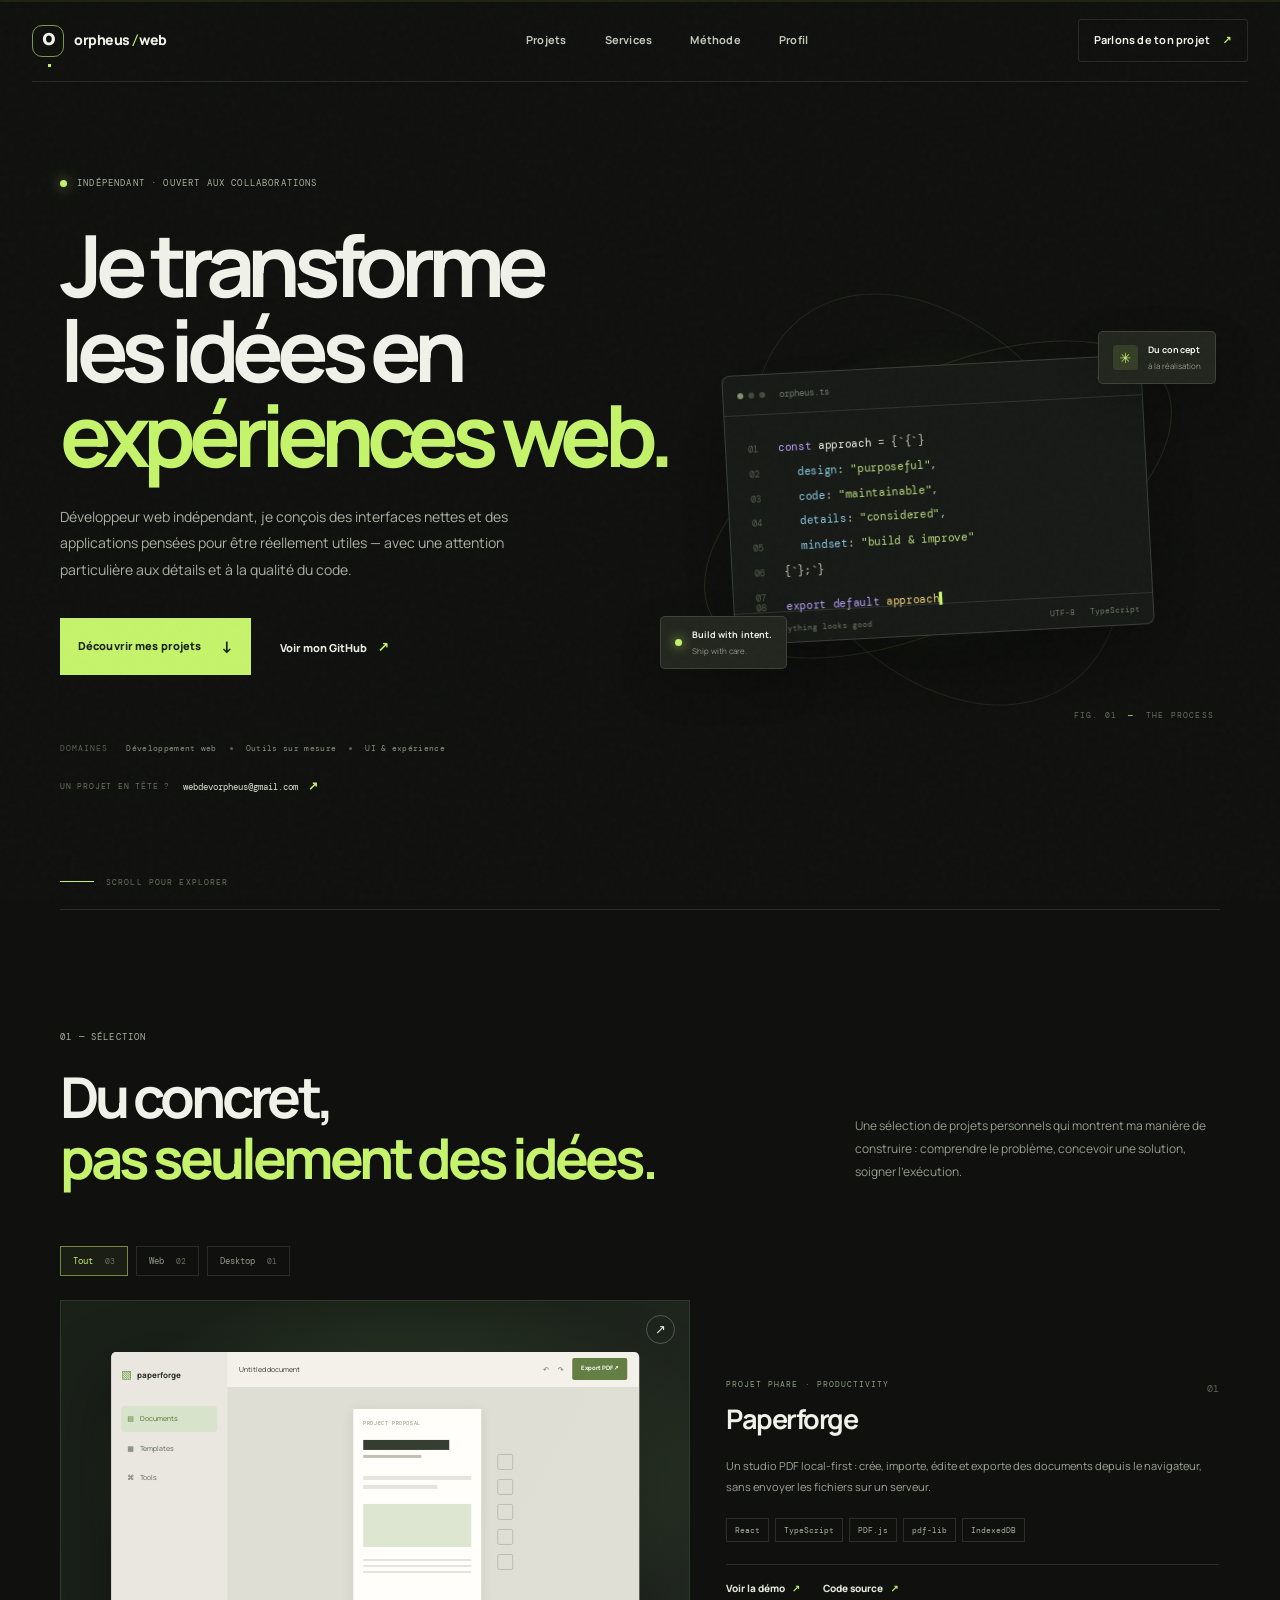
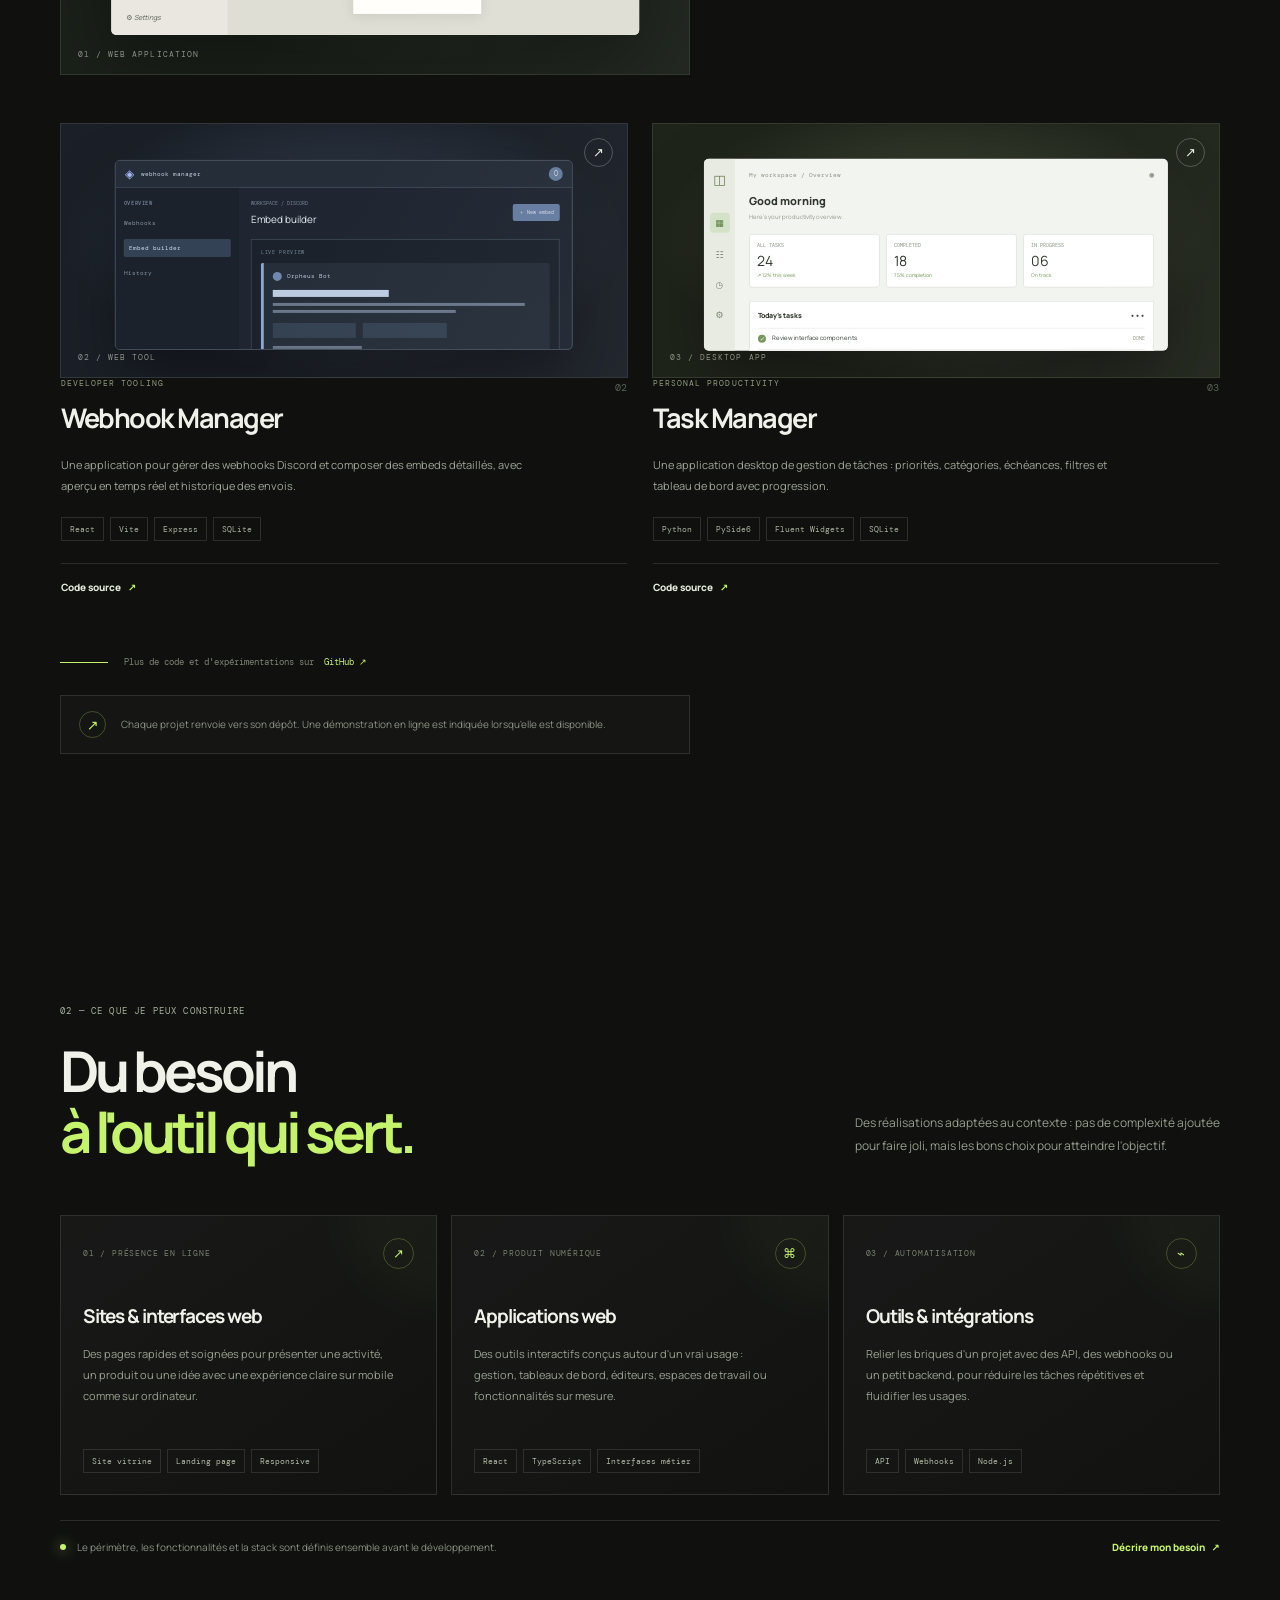
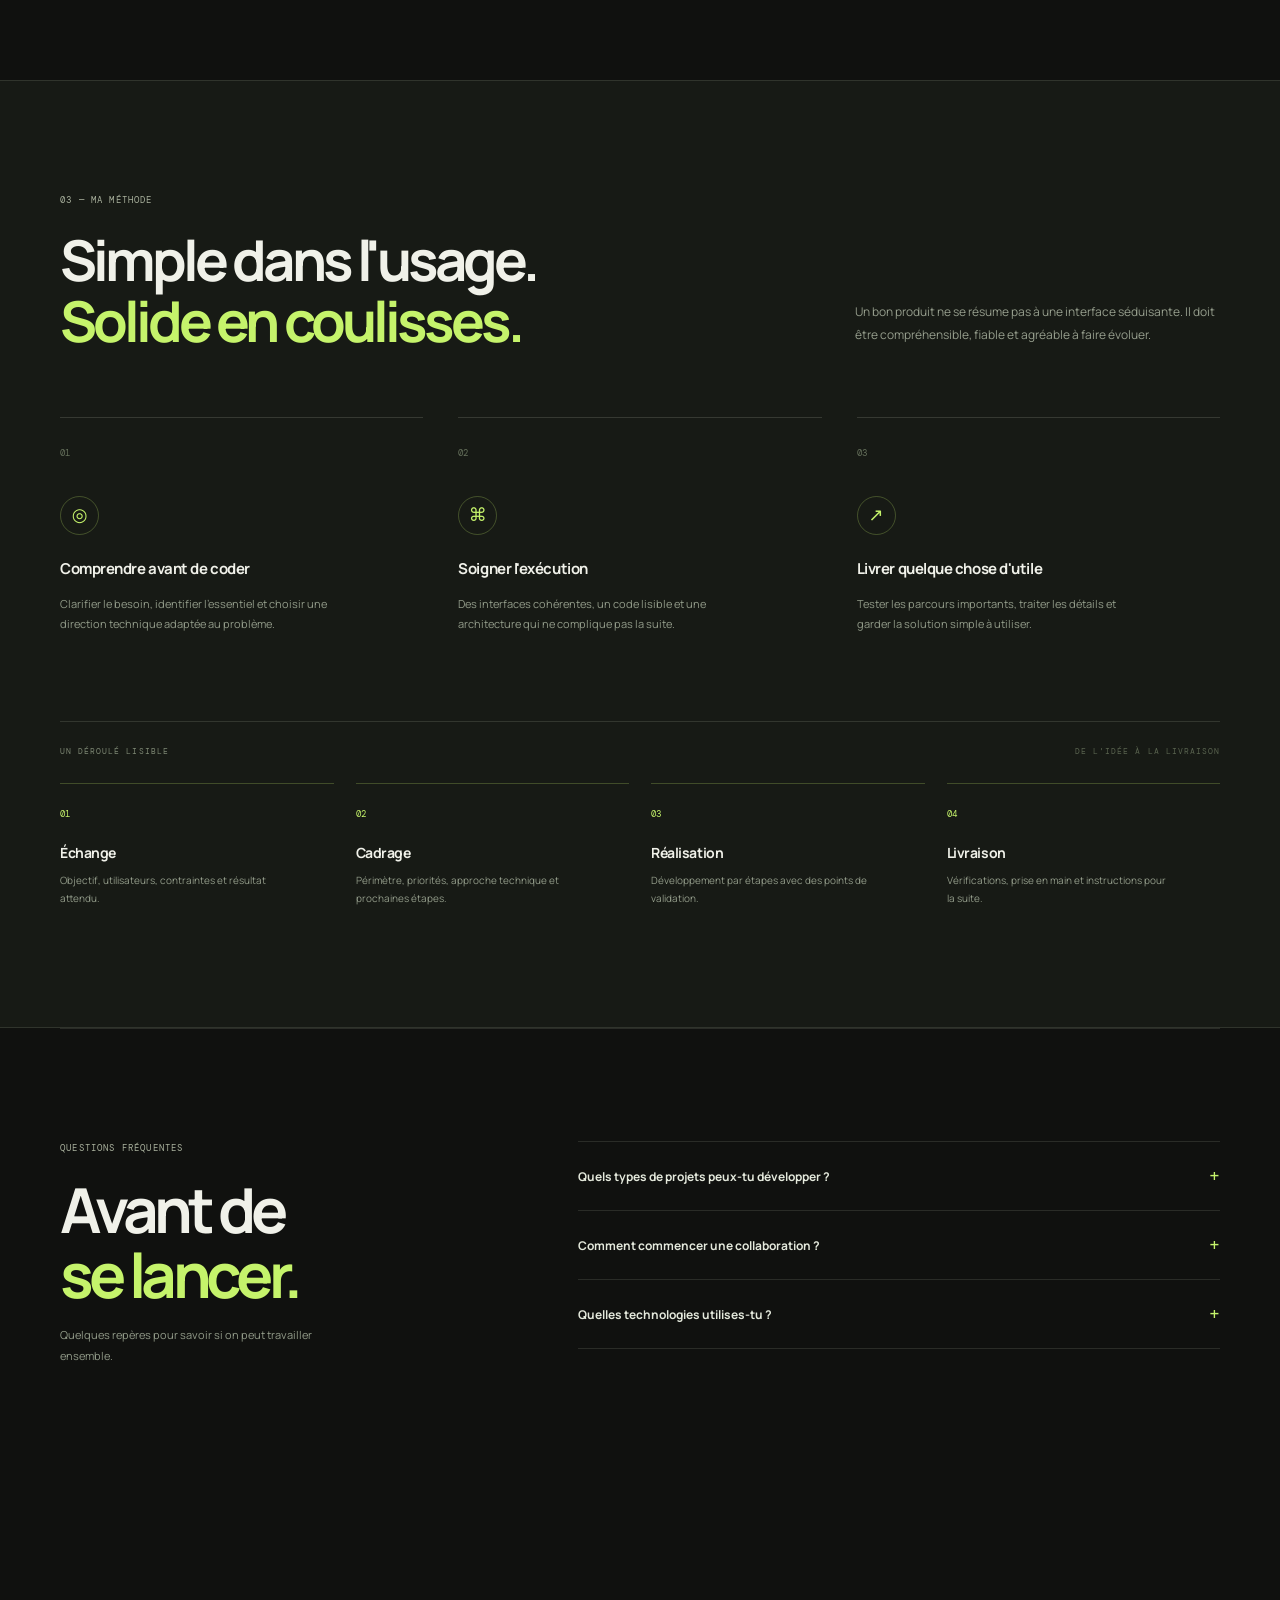
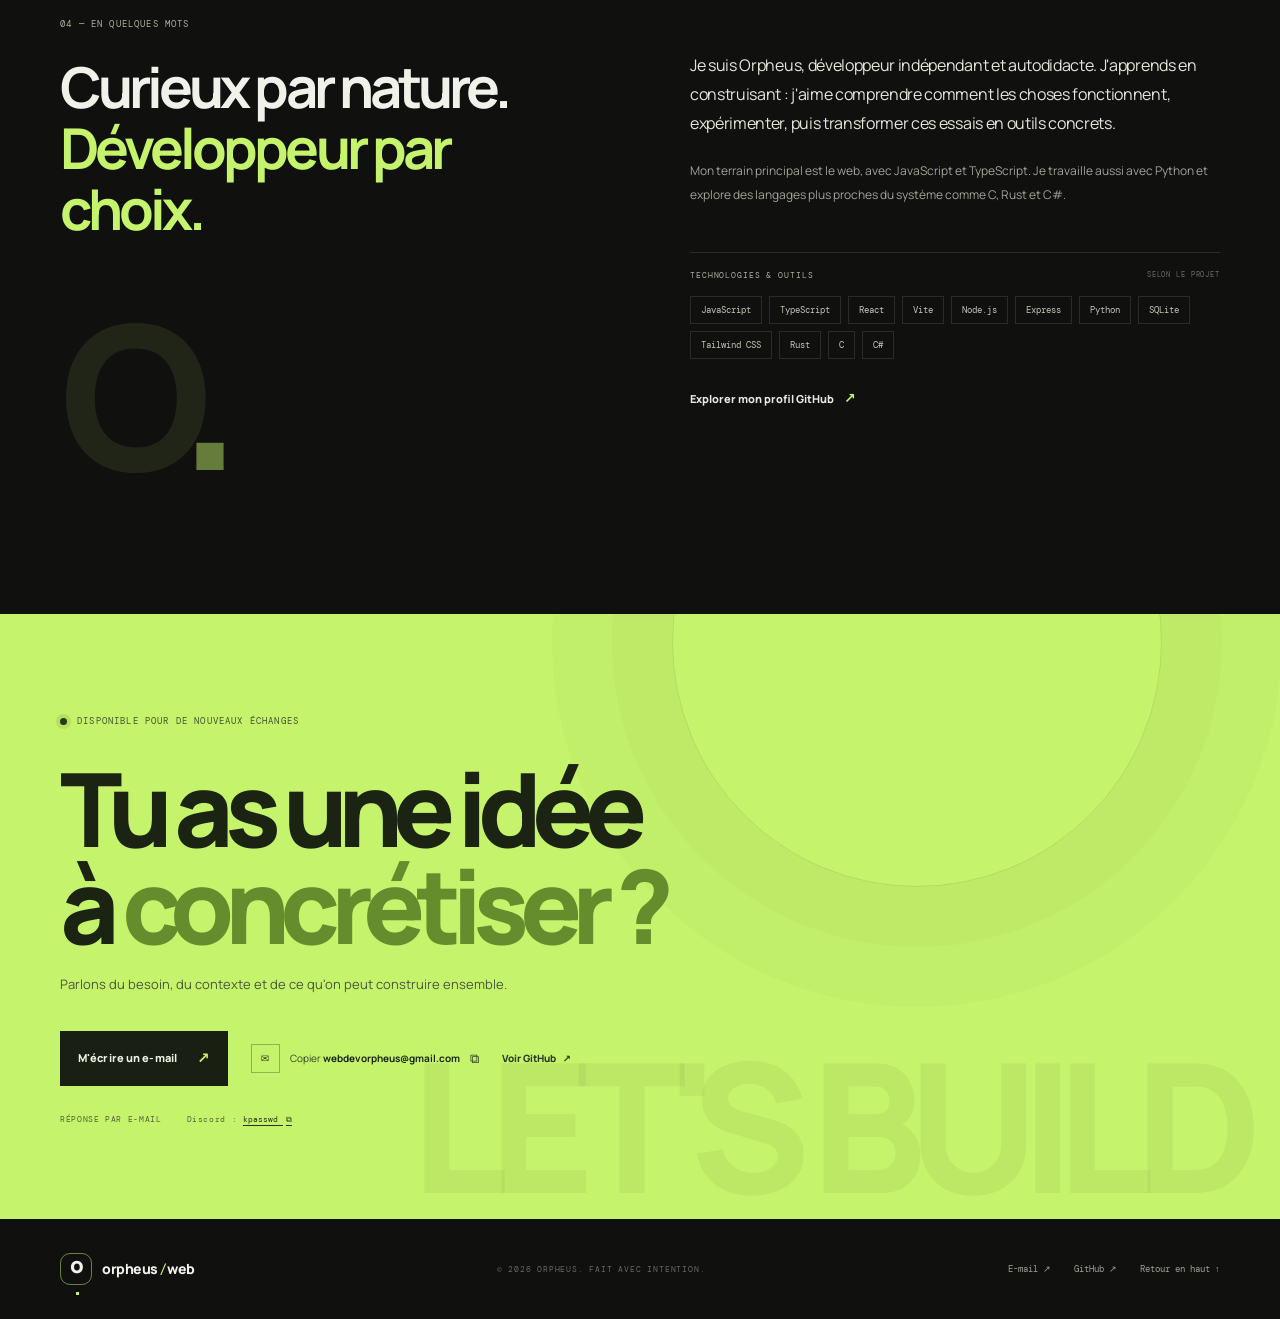
<file: public/index.html>
<!doctype html>
<html lang="fr">
<head>
  <meta charset="utf-8" />
  <meta name="viewport" content="width=device-width, initial-scale=1" />
  <meta name="theme-color" content="#10110f" />
  <meta name="description" content="Orpheus — développeur web indépendant. Je conçois des applications web, des interfaces soignées et des outils utiles, du concept à la mise en production." />
  <meta name="author" content="Orpheus" />
  <meta name="robots" content="index, follow" />
  <link rel="canonical" href="https://awashalt3-ux.github.io/portfolio/" />
  <meta property="og:type" content="website" />
  <meta property="og:locale" content="fr_FR" />
  <meta property="og:site_name" content="Orpheus / Web" />
  <meta property="og:url" content="https://awashalt3-ux.github.io/portfolio/" />
  <meta property="og:title" content="Orpheus — Développeur web indépendant" />
  <meta property="og:description" content="Des idées claires. Du code solide. Des expériences web utiles." />
  <meta property="og:image" content="https://awashalt3-ux.github.io/portfolio/assets/og-cover.png" />
  <meta property="og:image:type" content="image/png" />
  <meta property="og:image:width" content="1200" />
  <meta property="og:image:height" content="630" />
  <meta property="og:image:alt" content="Orpheus — Je transforme les idées en expériences web." />
  <meta name="twitter:card" content="summary_large_image" />
  <meta name="twitter:title" content="Orpheus — Développeur web indépendant" />
  <meta name="twitter:description" content="Des idées claires. Du code solide. Des expériences web utiles." />
  <meta name="twitter:image" content="https://awashalt3-ux.github.io/portfolio/assets/og-cover.png" />
  <title>Orpheus — Développeur web indépendant</title>
  <link rel="icon" type="image/svg+xml" href="assets/favicon.svg" />
  <link rel="apple-touch-icon" href="assets/apple-touch-icon.png" />
  <link rel="manifest" href="site.webmanifest" />
  <link rel="preconnect" href="https://fonts.googleapis.com" />
  <link rel="preconnect" href="https://fonts.gstatic.com" crossorigin />
  <link href="https://fonts.googleapis.com/css2?family=DM+Mono:wght@400;500&amp;family=Manrope:wght@400;500;600;700;800&amp;display=swap" rel="stylesheet" />
  <link rel="stylesheet" href="styles.css" />
  <script defer src="script.js"></script>
  <script type="application/ld+json">
    {
      "@context": "https://schema.org",
      "@type": "Person",
      "name": "Orpheus",
      "jobTitle": "Développeur web indépendant",
      "url": "https://awashalt3-ux.github.io/portfolio/",
      "email": "mailto:webdevorpheus@gmail.com",
      "sameAs": ["https://github.com/awashalt3-ux"],
      "knowsAbout": ["Développement web", "JavaScript", "TypeScript", "React", "Node.js", "Python", "UI design"]
    }
  </script>
</head>
<body>
  <a class="skip-link" href="#contenu">Aller au contenu</a>
  <div class="scroll-progress" aria-hidden="true"><span></span></div>
  <div class="site-shell">
    <header class="topbar">
      <a class="brand" href="#top">
        <span class="brand-mark">o<span>.</span></span>
        <span class="brand-name">orpheus<span class="brand-slash">/</span>web</span>
      </a>
      <nav class="desktop-nav" aria-label="Navigation principale">
        <a href="#projets">Projets</a>
        <a href="#services">Services</a>
        <a href="#approche">Méthode</a>
        <a href="#profil">Profil</a>
      </nav>
      <a class="nav-cta" href="#contact">Parlons de ton projet <span aria-hidden="true">↗</span></a>
      <button class="menu-toggle" type="button" aria-label="Ouvrir le menu" aria-expanded="false" aria-controls="mobile-menu">
        <span></span><span></span>
      </button>
    </header>
    <nav id="mobile-menu" class="mobile-menu" aria-label="Navigation mobile" hidden>
      <a href="#projets">Projets <span>01</span></a>
      <a href="#services">Services <span>02</span></a>
      <a href="#approche">Méthode <span>03</span></a>
      <a href="#profil">Profil <span>04</span></a>
      <a href="#faq">FAQ <span>05</span></a>
      <a href="#contact">Contact <span>↗</span></a>
    </nav>

    <main id="contenu" tabindex="-1">
      <section class="hero section-wrap" id="top">
        <div class="hero-copy">
          <div class="eyebrow"><span class="status-dot"></span> INDÉPENDANT · OUVERT AUX COLLABORATIONS</div>
          <h1>Je transforme<br />les idées en<br /><em>expériences web.</em></h1>
          <p class="hero-lede">Développeur web indépendant, je conçois des interfaces nettes et des applications pensées pour être réellement utiles — avec une attention particulière aux détails et à la qualité du code.</p>
          <div class="hero-actions">
            <a class="button button-primary" href="#projets">Découvrir mes projets <span aria-hidden="true">↓</span></a>
            <a class="text-link" href="https://github.com/awashalt3-ux" target="_blank" rel="noreferrer">Voir mon GitHub <span aria-hidden="true">↗</span></a>
          </div>
          <div class="hero-meta">
            <span class="meta-label">DOMAINES</span>
            <span>Développement web</span><i></i><span>Outils sur mesure</span><i></i><span>UI &amp; expérience</span>
          </div>
          <div class="hero-contact-note"><span>UN PROJET EN TÊTE ?</span><a href="mailto:webdevorpheus@gmail.com">webdevorpheus@gmail.com <b aria-hidden="true">↗</b></a></div>
        </div>

        <div class="hero-visual" role="img" aria-label="Aperçu graphique d'un environnement de développement">
          <div class="visual-orbit orbit-one"></div>
          <div class="visual-orbit orbit-two"></div>
          <div class="visual-glow"></div>
          <div class="code-window">
            <div class="window-bar">
              <div class="window-dots"><b></b><b></b><b></b></div>
              <span>orpheus.ts</span>
              <span class="window-state">● LIVE</span>
            </div>
            <div class="code-content" aria-hidden="true">
              <div><span class="line-no">01</span><span class="token-purple">const</span> <span class="token-white">approach</span> = {`{`}</div>
              <div><span class="line-no">02</span><span class="indent"></span><span class="token-blue">design</span>: <span class="token-green">"purposeful"</span>,</div>
              <div><span class="line-no">03</span><span class="indent"></span><span class="token-blue">code</span>: <span class="token-green">"maintainable"</span>,</div>
              <div><span class="line-no">04</span><span class="indent"></span><span class="token-blue">details</span>: <span class="token-green">"considered"</span>,</div>
              <div><span class="line-no">05</span><span class="indent"></span><span class="token-blue">mindset</span>: <span class="token-green">"build &amp; improve"</span></div>
              <div><span class="line-no">06</span>{`};`}</div>
              <div class="code-gap"><span class="line-no">07</span></div>
              <div><span class="line-no">08</span><span class="token-purple">export default</span> <span class="token-yellow">approach</span><span class="cursor">▍</span></div>
            </div>
            <div class="window-footer"><span><b class="footer-check">✓</b> Everything looks good</span><span>UTF-8&nbsp;&nbsp; TypeScript</span></div>
          </div>
          <div class="floating-card card-top"><span class="mini-icon">✳</span><span><b>Du concept</b><small>à la réalisation</small></span></div>
          <div class="floating-card card-bottom"><span class="mini-pulse"></span><span><b>Build with intent.</b><small>Ship with care.</small></span></div>
          <div class="visual-index" aria-hidden="true">FIG. 01 <span>—</span> THE PROCESS</div>
        </div>
        <a class="scroll-cue" href="#projets"><span class="scroll-line"></span> SCROLL POUR EXPLORER</a>
      </section>

      <section class="project-section section-wrap" id="projets">
        <div class="section-heading">
          <div><div class="eyebrow section-kicker">01 — SÉLECTION</div><h2>Du concret,<br /><em>pas seulement des idées.</em></h2></div>
          <p>Une sélection de projets personnels qui montrent ma manière de construire : comprendre le problème, concevoir une solution, soigner l'exécution.</p>
        </div>
        <div class="project-filters" role="group" aria-label="Filtrer les projets">
          <button class="filter-button is-active" data-filter="all" type="button" aria-pressed="true">Tout <span>03</span></button>
          <button class="filter-button" data-filter="web" type="button" aria-pressed="false">Web <span>02</span></button>
          <button class="filter-button" data-filter="desktop" type="button" aria-pressed="false">Desktop <span>01</span></button>
        </div>

        <div class="project-grid">
          <article class="project-card project-featured" data-category="web">
            <a class="project-visual paperforge-visual" href="https://paperforge.wasmer.app/" target="_blank" rel="noreferrer" aria-label="Ouvrir la démonstration de Paperforge">
              <div class="mock-app paperforge-app">
                <div class="mock-sidebar"><div class="mock-logo"><span>▧</span> paperforge</div><div class="mock-side-item active">▤ <i>Documents</i></div><div class="mock-side-item">▦ <i>Templates</i></div><div class="mock-side-item">⌘ <i>Tools</i></div><div class="mock-side-bottom">⚙ <i>Settings</i></div></div>
                <div class="paperforge-workspace"><div class="mock-toolbar"><span>Untitled document</span><div><b>↶</b><b>↷</b><strong>Export PDF ↗</strong></div></div><div class="paper-stage"><div class="paper-page"><div class="paper-label">PROJECT PROPOSAL</div><div class="paper-title"></div><div class="paper-subtitle"></div><div class="paper-block"></div><div class="paper-block short"></div><div class="paper-shape"></div><div class="paper-lines"></div></div><div class="paper-tools"><b></b><b></b><b></b><b></b><b></b></div></div></div>
              </div>
              <span class="visual-tag">01 / WEB APPLICATION</span><span class="visual-open">↗</span>
            </a>
            <div class="project-info">
              <div class="project-title-row"><div><div class="project-type">PROJET PHARE · PRODUCTIVITY</div><h3>Paperforge</h3></div><span class="project-number">01</span></div>
              <p>Un studio PDF local-first : crée, importe, édite et exporte des documents depuis le navigateur, sans envoyer les fichiers sur un serveur.</p>
              <div class="project-tags"><span>React</span><span>TypeScript</span><span>PDF.js</span><span>pdf-lib</span><span>IndexedDB</span></div>
              <div class="project-links"><a href="https://paperforge.wasmer.app/" target="_blank" rel="noreferrer">Voir la démo <span>↗</span></a><a href="https://github.com/awashalt3-ux/paperforge" target="_blank" rel="noreferrer">Code source <span>↗</span></a></div>
            </div>
          </article>

          <article class="project-card" data-category="web">
            <a class="project-visual webhook-visual" href="https://github.com/awashalt3-ux/webhook-manager" target="_blank" rel="noreferrer" aria-label="Voir le code source de Webhook Manager">
              <div class="webhook-app">
                <div class="webhook-top"><span class="discord-mark">◈</span><span>webhook manager</span><span class="webhook-avatar">O</span></div>
                <div class="webhook-body"><div class="webhook-nav"><b>OVERVIEW</b><span>Webhooks</span><span>Embed builder</span><span>History</span></div><div class="webhook-main"><div class="webhook-heading"><div><small>WORKSPACE / DISCORD</small><b>Embed builder</b></div><span>＋ New embed</span></div><div class="embed-preview"><div class="embed-label">LIVE PREVIEW</div><div class="embed-card"><div class="embed-accent"></div><div><div class="embed-author"><i></i> Orpheus Bot</div><div class="embed-title"></div><div class="embed-copy"></div><div class="embed-copy tiny"></div><div class="embed-field-row"><i></i><i></i></div><div class="embed-footer"></div></div></div></div></div></div>
              </div>
              <span class="visual-tag">02 / WEB TOOL</span><span class="visual-open">↗</span>
            </a>
            <div class="project-info">
              <div class="project-title-row"><div><div class="project-type">DEVELOPER TOOLING</div><h3>Webhook Manager</h3></div><span class="project-number">02</span></div>
              <p>Une application pour gérer des webhooks Discord et composer des embeds détaillés, avec aperçu en temps réel et historique des envois.</p>
              <div class="project-tags"><span>React</span><span>Vite</span><span>Express</span><span>SQLite</span></div>
              <div class="project-links"><a href="https://github.com/awashalt3-ux/webhook-manager" target="_blank" rel="noreferrer">Code source <span>↗</span></a></div>
            </div>
          </article>

          <article class="project-card" data-category="desktop">
            <a class="project-visual task-visual" href="https://github.com/awashalt3-ux/task-manager" target="_blank" rel="noreferrer" aria-label="Voir le code source de Task Manager">
              <div class="task-app"><div class="task-sidebar"><div class="task-symbol">◫</div><div class="task-side-active">▦</div><div>☷</div><div>◷</div><div>⚙</div></div><div class="task-content"><div class="task-top"><span>My workspace / Overview</span><b>◉</b></div><div class="task-welcome">Good morning<span>Here's your productivity overview.</span></div><div class="task-stats"><div><small>ALL TASKS</small><b>24</b><i>↗ 12% this week</i></div><div><small>COMPLETED</small><b>18</b><i>75% completion</i></div><div><small>IN PROGRESS</small><b>06</b><i>On track</i></div></div><div class="task-list"><div class="task-list-head">Today's tasks <span>•••</span></div><div><i class="task-done">✓</i><span>Review interface components</span><small>DONE</small></div><div><i></i><span>Prepare project structure</span><small>IN PROGRESS</small></div><div><i></i><span>Update documentation</span><small>UP NEXT</small></div></div></div></div>
              <span class="visual-tag">03 / DESKTOP APP</span><span class="visual-open">↗</span>
            </a>
            <div class="project-info">
              <div class="project-title-row"><div><div class="project-type">PERSONAL PRODUCTIVITY</div><h3>Task Manager</h3></div><span class="project-number">03</span></div>
              <p>Une application desktop de gestion de tâches : priorités, catégories, échéances, filtres et tableau de bord avec progression.</p>
              <div class="project-tags"><span>Python</span><span>PySide6</span><span>Fluent Widgets</span><span>SQLite</span></div>
              <div class="project-links"><a href="https://github.com/awashalt3-ux/task-manager" target="_blank" rel="noreferrer">Code source <span>↗</span></a></div>
            </div>
          </article>
        </div>
        <div class="all-projects-note"><span class="note-line"></span><span>Plus de code et d'expérimentations sur <a href="https://github.com/awashalt3-ux" target="_blank" rel="noreferrer">GitHub ↗</a></span></div>
        <div class="project-transparency"><span class="transparency-mark">↗</span><p>Chaque projet renvoie vers son dépôt. Une démonstration en ligne est indiquée lorsqu'elle est disponible.</p></div>
      </section>

      <section class="services-section section-wrap" id="services">
        <div class="section-heading services-heading">
          <div><div class="eyebrow section-kicker">02 — CE QUE JE PEUX CONSTRUIRE</div><h2>Du besoin<br /><em>à l'outil qui sert.</em></h2></div>
          <p>Des réalisations adaptées au contexte : pas de complexité ajoutée pour faire joli, mais les bons choix pour atteindre l'objectif.</p>
        </div>
        <div class="services-grid">
          <article class="service-card" data-reveal>
            <div class="service-topline"><span>01 / PRÉSENCE EN LIGNE</span><span class="service-symbol">↗</span></div>
            <h3>Sites &amp; interfaces web</h3>
            <p>Des pages rapides et soignées pour présenter une activité, un produit ou une idée avec une expérience claire sur mobile comme sur ordinateur.</p>
            <div class="service-deliverables"><span>Site vitrine</span><span>Landing page</span><span>Responsive</span></div>
          </article>
          <article class="service-card" data-reveal>
            <div class="service-topline"><span>02 / PRODUIT NUMÉRIQUE</span><span class="service-symbol">⌘</span></div>
            <h3>Applications web</h3>
            <p>Des outils interactifs conçus autour d'un vrai usage : gestion, tableaux de bord, éditeurs, espaces de travail ou fonctionnalités sur mesure.</p>
            <div class="service-deliverables"><span>React</span><span>TypeScript</span><span>Interfaces métier</span></div>
          </article>
          <article class="service-card" data-reveal>
            <div class="service-topline"><span>03 / AUTOMATISATION</span><span class="service-symbol">⌁</span></div>
            <h3>Outils &amp; intégrations</h3>
            <p>Relier les briques d'un projet avec des API, des webhooks ou un petit backend, pour réduire les tâches répétitives et fluidifier les usages.</p>
            <div class="service-deliverables"><span>API</span><span>Webhooks</span><span>Node.js</span></div>
          </article>
        </div>
        <div class="service-footnote"><span class="status-dot"></span><p>Le périmètre, les fonctionnalités et la stack sont définis ensemble avant le développement.</p><a href="#contact">Décrire mon besoin <span aria-hidden="true">↗</span></a></div>
      </section>

      <section class="approach-section" id="approche">
        <div class="section-wrap approach-inner">
          <div class="section-heading approach-heading">
            <div><div class="eyebrow section-kicker">03 — MA MÉTHODE</div><h2>Simple dans l'usage.<br /><em>Solide en coulisses.</em></h2></div>
            <p>Un bon produit ne se résume pas à une interface séduisante. Il doit être compréhensible, fiable et agréable à faire évoluer.</p>
          </div>
          <div class="principles-grid">
            <article class="principle" data-reveal><span class="principle-index">01</span><div class="principle-icon icon-focus">◎</div><h3>Comprendre avant de coder</h3><p>Clarifier le besoin, identifier l'essentiel et choisir une direction technique adaptée au problème.</p></article>
            <article class="principle" data-reveal><span class="principle-index">02</span><div class="principle-icon icon-craft">⌘</div><h3>Soigner l'exécution</h3><p>Des interfaces cohérentes, un code lisible et une architecture qui ne complique pas la suite.</p></article>
            <article class="principle" data-reveal><span class="principle-index">03</span><div class="principle-icon icon-ship">↗</div><h3>Livrer quelque chose d'utile</h3><p>Tester les parcours importants, traiter les détails et garder la solution simple à utiliser.</p></article>
          </div>
          <div class="workflow-block">
            <div class="workflow-heading"><span>UN DÉROULÉ LISIBLE</span><span>DE L'IDÉE À LA LIVRAISON</span></div>
            <div class="workflow-grid">
              <article class="workflow-step" data-reveal><span>01</span><h3>Échange</h3><p>Objectif, utilisateurs, contraintes et résultat attendu.</p></article>
              <article class="workflow-step" data-reveal><span>02</span><h3>Cadrage</h3><p>Périmètre, priorités, approche technique et prochaines étapes.</p></article>
              <article class="workflow-step" data-reveal><span>03</span><h3>Réalisation</h3><p>Développement par étapes avec des points de validation.</p></article>
              <article class="workflow-step" data-reveal><span>04</span><h3>Livraison</h3><p>Vérifications, prise en main et instructions pour la suite.</p></article>
            </div>
          </div>
        </div>
      </section>

      <section class="faq-section section-wrap" id="faq">
        <div class="faq-intro"><div class="eyebrow section-kicker">QUESTIONS FRÉQUENTES</div><h2>Avant de<br /><em>se lancer.</em></h2><p>Quelques repères pour savoir si on peut travailler ensemble.</p></div>
        <div class="faq-list">
          <details class="faq-item"><summary>Quels types de projets peux-tu développer ?<span aria-hidden="true">+</span></summary><p>Principalement des sites vitrines, des landing pages et des applications web sur mesure. Je peux également travailler sur des outils internes, des intégrations API et des webhooks, selon le besoin.</p></details>
          <details class="faq-item"><summary>Comment commencer une collaboration ?<span aria-hidden="true">+</span></summary><p>Envoie-moi un e-mail avec ton idée, le problème à résoudre, les fonctionnalités envisagées et, si tu en as un, ton délai. On pourra clarifier le périmètre et déterminer la prochaine étape.</p></details>
          <details class="faq-item"><summary>Quelles technologies utilises-tu ?<span aria-hidden="true">+</span></summary><p>Le choix dépend du projet. Mon axe web s'appuie notamment sur JavaScript, TypeScript, React, Node.js et Express. Je privilégie une stack adaptée plutôt qu'une technologie choisie par effet de mode.</p></details>
        </div>
      </section>

      <section class="profile-section section-wrap" id="profil">
        <div class="profile-left"><div class="eyebrow section-kicker">04 — EN QUELQUES MOTS</div><h2>Curieux par nature.<br /><em>Développeur par choix.</em></h2><div class="profile-mark">O<span>.</span></div></div>
        <div class="profile-right"><p class="profile-lede">Je suis Orpheus, développeur indépendant et autodidacte. J'apprends en construisant : j'aime comprendre comment les choses fonctionnent, expérimenter, puis transformer ces essais en outils concrets.</p><p>Mon terrain principal est le web, avec JavaScript et TypeScript. Je travaille aussi avec Python et explore des langages plus proches du système comme C, Rust et C#.</p>
          <div class="stack-block"><div class="stack-heading">TECHNOLOGIES &amp; OUTILS <span>SELON LE PROJET</span></div><div class="stack-list"><span>JavaScript</span><span>TypeScript</span><span>React</span><span>Vite</span><span>Node.js</span><span>Express</span><span>Python</span><span>SQLite</span><span>Tailwind CSS</span><span>Rust</span><span>C</span><span>C#</span></div></div>
          <a class="text-link profile-link" href="https://github.com/awashalt3-ux" target="_blank" rel="noreferrer">Explorer mon profil GitHub <span>↗</span></a>
        </div>
      </section>

      <section class="contact-section" id="contact">
        <div class="section-wrap contact-inner">
          <div class="eyebrow"><span class="status-dot"></span> DISPONIBLE POUR DE NOUVEAUX ÉCHANGES</div>
          <h2>Tu as une idée<br />à <em>concrétiser ?</em></h2>
          <p>Parlons du besoin, du contexte et de ce qu'on peut construire ensemble.</p>
          <div class="contact-actions">
            <a class="button button-light" href="mailto:webdevorpheus@gmail.com?subject=Projet%20web%20-%20prise%20de%20contact">M'écrire un e-mail <span>↗</span></a>
            <button class="copy-contact" type="button" data-copy="webdevorpheus@gmail.com" data-copy-label="Adresse e-mail"><span class="copy-icon">✉</span><span class="copy-label">Copier <b>webdevorpheus@gmail.com</b></span><span class="copy-arrow">⧉</span></button>
            <a class="contact-secondary" href="https://github.com/awashalt3-ux" target="_blank" rel="noreferrer">Voir GitHub <span aria-hidden="true">↗</span></a>
          </div>
          <div class="contact-detail"><span>RÉPONSE PAR E-MAIL</span><span>Discord : <button class="inline-copy" type="button" data-copy="kpasswd" data-copy-label="Identifiant Discord">kpasswd <span aria-hidden="true">⧉</span></button></span></div>
          <div class="contact-orbit orbit-contact"></div>
          <div class="contact-watermark" aria-hidden="true">LET'S BUILD</div>
        </div>
      </section>
    </main>

    <footer class="footer section-wrap">
      <a class="brand footer-brand" href="#top"><span class="brand-mark">o<span>.</span></span><span class="brand-name">orpheus<span class="brand-slash">/</span>web</span></a>
      <span class="footer-copy">© <span id="year">2026</span> ORPHEUS. FAIT AVEC INTENTION.</span>
      <div class="footer-links"><a href="mailto:webdevorpheus@gmail.com">E-mail ↗</a><a href="https://github.com/awashalt3-ux" target="_blank" rel="noreferrer">GitHub ↗</a><a href="#top">Retour en haut ↑</a></div>
    </footer>
  </div>
  <div class="toast" role="status" aria-live="polite"></div>
</body>
</html>
</file>
<file: public/styles.css>
:root{--bg:#10110f;--bg-soft:#151713;--panel:#1b1e19;--text:#f0f1e9;--muted:#a2a99a;--dim:#697064;--line:rgba(226,235,211,.12);--accent:#c5f36b;--accent-dark:#8ab43a;--ink:#171a13;--font:'Manrope',Inter,ui-sans-serif,system-ui,-apple-system,BlinkMacSystemFont,'Segoe UI',sans-serif;--mono:'DM Mono',ui-monospace,SFMono-Regular,monospace}*{box-sizing:border-box}html{scroll-behavior:smooth;scroll-padding-top:96px}body{margin:0;background:var(--bg);color:var(--text);font-family:var(--font);font-size:14px;line-height:1.65;-webkit-font-smoothing:antialiased}body:before{content:"";position:fixed;inset:0;pointer-events:none;z-index:10;opacity:.12;background-image:url("data:image/svg+xml,%3Csvg viewBox='0 0 180 180' xmlns='http://www.w3.org/2000/svg'%3E%3Cfilter id='n'%3E%3CfeTurbulence type='fractalNoise' baseFrequency='.9' numOctaves='3' stitchTiles='stitch'/%3E%3C/filter%3E%3Crect width='100%25' height='100%25' filter='url(%23n)' opacity='.15'/%3E%3C/svg%3E")}a{color:inherit;text-decoration:none}button{font:inherit}.site-shell{overflow:hidden}.section-wrap{width:min(1160px,calc(100% - 64px));margin:0 auto}.topbar{height:82px;width:min(1280px,calc(100% - 64px));margin:auto;display:flex;align-items:center;justify-content:space-between;border-bottom:1px solid var(--line);position:relative;z-index:20}.brand{display:inline-flex;align-items:center;gap:10px}.brand-mark{width:32px;height:32px;border:1px solid rgba(197,243,107,.6);border-radius:10px;display:grid;place-items:center;color:var(--text);font-weight:800;font-size:22px;line-height:1;letter-spacing:-2px}.brand-mark span,.brand-slash{color:var(--accent)}.brand-name{font-weight:800;font-size:14px;letter-spacing:-.5px}.brand-slash{font-family:var(--mono);font-weight:400;margin:0 1px}.desktop-nav{display:flex;gap:38px;margin-left:90px}.desktop-nav a,.nav-cta{font-size:11px;font-weight:700;letter-spacing:.02em;color:#c3c9ba;transition:color .2s}.desktop-nav a:hover,.nav-cta:hover{color:var(--accent)}.nav-cta{border:1px solid var(--line);padding:11px 15px;border-radius:3px;color:var(--text)}.nav-cta span{color:var(--accent);margin-left:10px}.menu-toggle,.mobile-menu{display:none}.hero{min-height:690px;padding:94px 0 85px;display:grid;grid-template-columns:1fr .9fr;align-items:center;position:relative}.hero-copy{position:relative;z-index:2;padding-bottom:30px}.eyebrow{font-family:var(--mono);font-size:9px;letter-spacing:.13em;color:#a9b19d;font-weight:400;display:flex;align-items:center;gap:10px}.status-dot{width:7px;height:7px;border-radius:50%;background:var(--accent);box-shadow:0 0 13px rgba(197,243,107,.7);display:inline-block}.hero h1{font-size:clamp(56px,6.7vw,88px);line-height:.99;letter-spacing:-.085em;margin:32px 0 26px;font-weight:700}.hero h1 em,.section-heading h2 em,.profile-left h2 em,.contact-inner h2 em{font-style:normal;color:var(--accent)}.hero-lede{font-size:14px;line-height:1.9;color:#aab0a3;max-width:495px;margin:0}.hero-actions{display:flex;align-items:center;gap:29px;margin-top:35px}.button{display:inline-flex;align-items:center;gap:20px;padding:15px 18px;font-size:11px;font-weight:800;letter-spacing:.01em;transition:transform .2s,background .2s}.button:hover{transform:translateY(-3px)}.button-primary{background:var(--accent);color:#192012}.button-primary span{font-size:16px}.text-link{font-size:11px;font-weight:800;color:#e7eadf}.text-link span{color:var(--accent);margin-left:8px;font-size:14px}.text-link:hover{color:var(--accent)}.hero-meta{display:flex;align-items:center;gap:13px;margin-top:67px;color:#899182;font-family:var(--mono);font-size:8px;letter-spacing:.04em}.hero-meta .meta-label{color:#596151;font-size:8px;letter-spacing:.13em;margin-right:5px}.hero-meta i{width:3px;height:3px;border-radius:50%;background:#596151}.hero-visual{height:475px;position:relative;display:grid;place-items:center;margin-left:-15px}.visual-glow{position:absolute;width:340px;height:340px;border-radius:50%;background:radial-gradient(circle,rgba(154,202,76,.13),rgba(154,202,76,0) 70%);filter:blur(9px)}.visual-orbit{position:absolute;border:1px solid rgba(197,243,107,.13);border-radius:50%;transform:rotate(-27deg)}.orbit-one{width:510px;height:245px}.orbit-two{width:455px;height:315px;transform:rotate(54deg);border-color:rgba(197,243,107,.09)}.code-window{width:min(420px,90%);height:270px;background:#171a16;border:1px solid rgba(226,235,211,.17);border-radius:8px;position:relative;z-index:2;box-shadow:0 28px 90px rgba(0,0,0,.42);transform:rotate(-3deg)}.window-bar{height:40px;border-bottom:1px solid var(--line);display:flex;align-items:center;padding:0 14px;gap:14px;color:#737c6e;font:9px var(--mono)}.window-dots{display:flex;gap:5px}.window-dots b{width:6px;height:6px;border-radius:50%;background:#42493d}.window-dots b:first-child{background:#87916f}.window-state{margin-left:auto;color:#9acb56;font-size:8px}.code-content{padding:21px 22px;color:#c7d0bc;font:11px/2.25 var(--mono);letter-spacing:-.03em}.line-no{display:inline-block;color:#56604e;width:30px;font-size:9px}.indent{display:inline-block;width:18px}.token-purple{color:#bc9cff}.token-white{color:#ecf0e7}.token-blue{color:#8cc8e5}.token-green{color:#b7db7d}.token-yellow{color:#f0d17d}.cursor{color:var(--accent);animation:blink 1s steps(2,start) infinite}.code-gap{height:10px}.window-footer{position:absolute;bottom:0;left:0;right:0;height:31px;border-top:1px solid var(--line);display:flex;align-items:center;justify-content:space-between;padding:0 13px;color:#70796b;font:8px var(--mono)}.footer-check{color:var(--accent);font-size:10px;margin-right:6px}.floating-card{position:absolute;z-index:3;background:#22261e;border:1px solid rgba(220,236,202,.15);border-radius:5px;display:flex;align-items:center;gap:10px;padding:11px 14px;box-shadow:0 16px 40px rgba(0,0,0,.22)}.floating-card b,.floating-card small{display:block}.floating-card b{font-size:9px;letter-spacing:.01em}.floating-card small{font-size:8px;color:#909888;margin-top:1px}.mini-icon{display:grid;place-items:center;width:25px;height:25px;background:rgba(197,243,107,.12);color:var(--accent);border-radius:4px;font-size:14px}.card-top{top:69px;right:4px}.card-bottom{bottom:68px;left:4px}.mini-pulse{width:7px;height:7px;background:var(--accent);border-radius:50%;box-shadow:0 0 12px var(--accent)}.visual-index{position:absolute;right:6px;bottom:17px;color:#67705f;font:8px var(--mono);letter-spacing:.15em}.visual-index span{color:var(--accent);padding:0 5px}.scroll-cue{position:absolute;bottom:22px;left:0;display:flex;align-items:center;gap:12px;font:8px var(--mono);letter-spacing:.14em;color:#687160}.scroll-line{width:34px;height:1px;background:var(--accent)}
.project-section{padding:120px 0 130px;border-top:1px solid var(--line)}.section-heading{display:flex;align-items:flex-end;justify-content:space-between;gap:60px}.section-kicker{margin-bottom:22px}.section-heading h2,.profile-left h2{font-size:clamp(39px,4.4vw,57px);line-height:1.08;letter-spacing:-.07em;margin:0;font-weight:700}.section-heading>p{color:#959d8c;max-width:365px;margin:0 0 5px;font-size:12px;line-height:1.9}.project-filters{display:flex;gap:8px;margin:58px 0 24px}.filter-button{border:1px solid var(--line);background:transparent;color:#8f9786;padding:8px 12px;font:9px var(--mono);cursor:pointer;transition:all .2s}.filter-button span{font-size:8px;color:#67705f;margin-left:7px}.filter-button:hover,.filter-button.is-active{border-color:rgba(197,243,107,.5);color:var(--accent);background:rgba(197,243,107,.055)}.project-grid{display:grid;grid-template-columns:1fr 1fr;gap:48px 24px;align-items:start}.project-card{min-width:0;transition:opacity .2s,transform .2s}.project-card.is-hidden{display:none}.project-featured{grid-column:1/-1;display:grid;grid-template-columns:1.12fr .88fr;gap:35px;align-items:center}.project-visual{height:255px;display:block;position:relative;overflow:hidden;background:#1b2019;border:1px solid rgba(226,235,211,.11);isolation:isolate}.project-featured .project-visual{height:375px}.project-visual:after{content:"";position:absolute;inset:0;background:linear-gradient(120deg,transparent 45%,rgba(255,255,255,.035));pointer-events:none}.visual-tag{position:absolute;left:17px;bottom:15px;font:8px var(--mono);letter-spacing:.13em;color:rgba(233,240,221,.55);z-index:3}.visual-open{position:absolute;right:14px;top:14px;width:29px;height:29px;border:1px solid rgba(255,255,255,.23);border-radius:50%;display:grid;place-items:center;font-size:13px;color:#e9eedf;z-index:3;transition:background .2s,color .2s}.project-visual:hover .visual-open{background:var(--accent);color:#111;border-color:var(--accent)}.mock-app{position:absolute;top:50%;left:50%;transform:translate(-50%,-48%);width:84%;height:76%;background:#f3f1e9;border-radius:5px;display:flex;overflow:hidden;box-shadow:0 25px 70px rgba(0,0,0,.35);color:#353a31}.paperforge-visual{background:radial-gradient(ellipse at 55% 46%,#384a30,#1a2119 67%)}.mock-sidebar{width:22%;background:#e9e7df;padding:13px 10px;position:relative;font-size:7px;color:#5f6558}.mock-logo{font-size:8px;font-weight:800;color:#30372c;margin:0 0 23px}.mock-logo span{color:#67933b;margin-right:3px;font-size:11px}.mock-side-item{padding:7px 6px;margin-bottom:4px;border-radius:3px}.mock-side-item i{font-style:normal;margin-left:5px}.mock-side-item.active{background:#d8e3cb;color:#50752f}.mock-side-bottom{position:absolute;bottom:12px;left:15px}.paperforge-workspace{flex:1;min-width:0}.mock-toolbar{height:36px;border-bottom:1px solid #dddcd5;display:flex;align-items:center;justify-content:space-between;padding:0 12px;font-size:7px}.mock-toolbar div{display:flex;align-items:center;gap:9px;color:#888d80}.mock-toolbar strong{background:#617d41;color:white;border-radius:2px;padding:6px 8px;font-size:6px}.paper-stage{height:calc(100% - 36px);background:#deded4;display:flex;justify-content:center;align-items:center;gap:16px}.paper-page{width:31%;height:83%;background:#fffefa;box-shadow:0 2px 12px rgba(0,0,0,.09);padding:11px 10px;position:relative}.paper-label{font:5px var(--mono);letter-spacing:.12em;color:#7c8a6c}.paper-title{height:10px;width:80%;background:#353d31;margin:13px 0 5px}.paper-subtitle{height:3px;width:54%;background:#bdc2b5}.paper-block{height:4px;width:100%;background:#e5e5dd;margin-top:18px}.paper-block.short{width:69%;margin-top:5px}.paper-shape{height:43px;background:#dce6d0;margin-top:15px}.paper-lines{height:18px;background:repeating-linear-gradient(to bottom,#e5e5dd 0 2px,transparent 2px 6px);margin-top:12px}.paper-tools{display:flex;flex-direction:column;gap:9px}.paper-tools b{width:16px;height:16px;border:1px solid #b9beb1;border-radius:2px}.project-info{padding:0 1px}.project-title-row{display:flex;align-items:flex-start;justify-content:space-between}.project-type{font:8px var(--mono);letter-spacing:.13em;color:#8e9b7c;margin-bottom:8px}.project-info h3{font-size:27px;letter-spacing:-.055em;margin:0;font-weight:700}.project-number{font:10px var(--mono);color:#596253;padding-top:3px}.project-info p{color:#9da596;font-size:11px;line-height:1.9;margin:14px 0 20px;max-width:480px}.project-tags{display:flex;gap:6px;flex-wrap:wrap}.project-tags span{font:8px var(--mono);color:#a9b19d;border:1px solid rgba(226,235,211,.13);padding:6px 8px}.project-links{display:flex;gap:23px;border-top:1px solid var(--line);margin-top:22px;padding-top:15px}.project-links a{font-size:10px;font-weight:800;color:#e1e7d8}.project-links a span{color:var(--accent);margin-left:5px}.project-links a:hover{color:var(--accent)}.webhook-visual{background:radial-gradient(ellipse at 50% 45%,#39475a,#1b2028 70%)}.webhook-app{position:absolute;left:50%;top:50%;transform:translate(-50%,-48%);width:81%;height:75%;background:#202631;border:1px solid #47515e;border-radius:5px;box-shadow:0 25px 60px rgba(0,0,0,.38);overflow:hidden;color:#d6dce4;font:6px var(--mono)}.webhook-top{height:27px;background:#252d39;border-bottom:1px solid #3c4652;display:flex;align-items:center;padding:0 9px;gap:7px;color:#c9d3df}.discord-mark{color:#a7baf5;font-size:12px}.webhook-avatar{margin-left:auto;background:#647c9a;width:14px;height:14px;border-radius:50%;display:grid;place-items:center;font-size:7px}.webhook-body{display:flex;height:calc(100% - 27px)}.webhook-nav{width:27%;background:#1b222c;padding:12px 8px;display:flex;flex-direction:column;gap:12px;color:#8995a4}.webhook-nav b{font-size:5px;color:#677486;letter-spacing:.12em}.webhook-nav span:nth-child(3){color:#d1ddf0;background:#344255;padding:5px;border-radius:2px}.webhook-main{flex:1;padding:12px}.webhook-heading{display:flex;justify-content:space-between;align-items:center}.webhook-heading small,.webhook-heading b{display:block}.webhook-heading small{font-size:5px;color:#78879a;margin-bottom:5px}.webhook-heading b{font:10px var(--font);color:#e3e8ef}.webhook-heading>span{background:#657ca1;padding:5px 6px;border-radius:2px;font-size:5px}.embed-preview{margin-top:13px;background:#1b222b;border:1px solid #384351;padding:9px}.embed-label{font-size:5px;color:#77879c;letter-spacing:.13em;margin-bottom:7px}.embed-card{display:flex;background:#252e39;border-radius:2px;overflow:hidden;min-height:99px}.embed-accent{width:3px;background:#8ca6d6}.embed-card>div:nth-child(2){padding:9px;width:100%}.embed-author{font-size:6px;color:#bdc8d6;display:flex;align-items:center;gap:5px}.embed-author i{width:9px;height:9px;background:#7188ae;border-radius:50%}.embed-title{height:7px;width:43%;background:#bdcbe0;margin:9px 0 6px}.embed-copy{height:3px;width:94%;background:#697789;margin:4px 0}.embed-copy.tiny{width:68%}.embed-field-row{display:flex;gap:7px;margin-top:10px}.embed-field-row i{width:31%;height:15px;background:#354252}.embed-footer{height:3px;width:33%;background:#667486;margin-top:8px}.task-visual{background:radial-gradient(ellipse at 50% 45%,#49513b,#1f241b 70%)}.task-app{position:absolute;left:50%;top:50%;transform:translate(-50%,-48%);width:82%;height:76%;background:#f2f4f0;border-radius:5px;box-shadow:0 25px 60px rgba(0,0,0,.35);display:flex;overflow:hidden;color:#31382e}.task-sidebar{width:31px;background:#e7ebe2;display:flex;align-items:center;flex-direction:column;gap:15px;padding:10px 0;font-size:9px;color:#7a8870}.task-symbol{font-size:13px;color:#667d4d;margin-bottom:8px}.task-side-active{background:#d4e3c8;color:#557a3b;width:20px;height:20px;display:grid;place-items:center;border-radius:4px}.task-content{flex:1;padding:12px 14px;min-width:0}.task-top{display:flex;justify-content:space-between;color:#8b9385;font:6px var(--mono)}.task-welcome{font-size:11px;font-weight:800;margin:13px 0 11px}.task-welcome span{display:block;font-size:6px;font-weight:400;color:#91998b;margin-top:3px}.task-stats{display:grid;grid-template-columns:repeat(3,1fr);gap:6px}.task-stats>div{background:#fff;border:1px solid #e5e8e1;padding:7px;border-radius:3px}.task-stats small,.task-stats b,.task-stats i{display:block}.task-stats small{font:5px var(--mono);color:#889180}.task-stats b{font:14px var(--font);margin:2px 0}.task-stats i{font-size:5px;color:#6c9650;font-style:normal}.task-list{margin-top:13px;background:white;border:1px solid #e5e8e1;padding:8px}.task-list-head{font-size:7px;font-weight:800;display:flex;justify-content:space-between;margin-bottom:6px}.task-list>div:not(.task-list-head){display:flex;align-items:center;gap:6px;padding:5px 0;border-top:1px solid #eff0eb;font-size:6px}.task-list>div>i{width:8px;height:8px;border:1px solid #b8c0b0;border-radius:50%}.task-list>div>i.task-done{background:#78975c;color:white;border:0;text-align:center;font-size:6px;line-height:8px}.task-list small{margin-left:auto;font:5px var(--mono);color:#899681}.all-projects-note{display:flex;align-items:center;gap:16px;margin-top:61px;font:9px var(--mono);color:#7b8473}.note-line{height:1px;width:48px;background:var(--accent)}.all-projects-note a{color:var(--accent);margin-left:5px}
.approach-section{background:#171a15;border-top:1px solid var(--line);border-bottom:1px solid var(--line);padding:112px 0 120px}.approach-heading{margin-bottom:65px}.principles-grid{display:grid;grid-template-columns:repeat(3,1fr);gap:35px}.principle{border-top:1px solid rgba(226,235,211,.15);padding-top:21px;position:relative}.principle-index{font:9px var(--mono);color:#65705b}.principle-icon{width:39px;height:39px;border:1px solid rgba(197,243,107,.25);border-radius:50%;display:grid;place-items:center;color:var(--accent);font-size:18px;margin:34px 0 22px}.principle h3{font-size:15px;letter-spacing:-.03em;margin:0 0 12px}.principle p{font-size:11px;line-height:1.9;color:#929b89;max-width:290px;margin:0}.profile-section{padding:125px 0 135px;display:grid;grid-template-columns:1fr 1fr;gap:100px}.profile-left h2{margin-top:25px}.profile-mark{font-size:clamp(100px,17vw,200px);font-weight:800;line-height:.85;letter-spacing:-.12em;color:rgba(197,243,107,.09);margin-top:70px}.profile-mark span{color:rgba(197,243,107,.48)}.profile-right{padding-top:34px}.profile-right p{font-size:12px;line-height:2;color:#9da596;margin:0 0 18px}.profile-right .profile-lede{font-size:16px;line-height:1.8;color:#e1e7d9;letter-spacing:-.02em;margin-bottom:22px}.stack-block{margin-top:45px;padding-top:17px;border-top:1px solid var(--line)}.stack-heading{display:flex;justify-content:space-between;gap:15px;font:8px var(--mono);letter-spacing:.11em;color:#aab39e;margin-bottom:16px}.stack-heading span{color:#68715f;font-size:7px}.stack-list{display:flex;flex-wrap:wrap;gap:7px}.stack-list span{border:1px solid var(--line);padding:7px 10px;color:#c0c8b6;font:9px var(--mono)}.profile-link{display:inline-block;margin-top:27px}.contact-section{background:var(--accent);color:#1b2313;position:relative;overflow:hidden}.contact-inner{padding:100px 0 94px;position:relative;z-index:1}.contact-inner .eyebrow{color:#455333}.contact-inner .status-dot{background:#263a18;box-shadow:0 0 0 4px rgba(38,58,24,.1)}.contact-inner h2{font-size:clamp(61px,8vw,105px);line-height:.95;letter-spacing:-.09em;margin:31px 0 19px;font-weight:800;position:relative;z-index:2}.contact-inner h2 em{color:#658d2d}.contact-inner>p{color:#48593a;font-size:13px;margin:0;position:relative;z-index:2}.contact-actions{display:flex;align-items:center;gap:23px;margin-top:36px;position:relative;z-index:2}.button-light{background:#192013;color:#ecf2e3}.button-light span{font-size:15px;color:var(--accent)}.copy-contact{border:0;background:transparent;color:#324329;display:flex;align-items:center;gap:10px;cursor:pointer;font-size:10px}.copy-contact b{color:#1c2615}.copy-icon{border:1px solid rgba(37,56,23,.35);width:29px;height:29px;display:grid;place-items:center}.copy-arrow{font-size:13px}.copy-contact:hover{color:#10170c}.contact-orbit{position:absolute;width:490px;height:490px;border:1px solid rgba(40,64,21,.13);border-radius:50%;right:5%;top:-36%;box-shadow:0 0 0 60px rgba(48,73,25,.025),0 0 0 120px rgba(48,73,25,.02)}.contact-watermark{position:absolute;right:-25px;bottom:-54px;font-size:clamp(80px,15vw,180px);font-weight:800;letter-spacing:-.1em;color:rgba(36,57,18,.055);white-space:nowrap;pointer-events:none}.footer{height:100px;display:flex;align-items:center;justify-content:space-between}.footer-brand .brand-mark{border-color:rgba(197,243,107,.5)}.footer-copy{font:8px var(--mono);letter-spacing:.1em;color:#626b5c}.footer-links{display:flex;gap:23px}.footer-links a{font:9px var(--mono);color:#9ba390}.footer-links a:hover{color:var(--accent)}.toast{position:fixed;bottom:25px;left:50%;transform:translate(-50%,20px);background:#e6f5ce;color:#26351a;padding:10px 15px;border-radius:3px;font-size:11px;font-weight:700;opacity:0;pointer-events:none;transition:all .25s;z-index:50}.toast.is-visible{opacity:1;transform:translate(-50%,0)}
@keyframes blink{50%{opacity:0}}@media(max-width:900px){.hero{grid-template-columns:1fr .8fr}.hero h1{font-size:clamp(54px,7vw,72px)}.hero-visual{transform:scale(.88);transform-origin:center left;margin-left:-25px}.project-featured{grid-template-columns:1fr;gap:25px}.project-featured .project-visual{height:340px}.project-featured .project-info{max-width:650px}.profile-section{gap:55px}.desktop-nav{margin-left:30px;gap:24px}}@media(max-width:680px){.section-wrap{width:calc(100% - 40px)}.topbar{width:calc(100% - 40px);height:70px}.desktop-nav,.nav-cta{display:none}.menu-toggle{display:flex;width:39px;height:39px;border:1px solid var(--line);background:transparent;align-items:center;justify-content:center;flex-direction:column;gap:5px;cursor:pointer}.menu-toggle span{height:1px;width:15px;background:var(--text);transition:transform .2s}.menu-toggle[aria-expanded=true] span:first-child{transform:translateY(3px) rotate(45deg)}.menu-toggle[aria-expanded=true] span:last-child{transform:translateY(-3px) rotate(-45deg)}.mobile-menu{display:flex;position:absolute;z-index:19;top:70px;left:0;right:0;background:#171a15;border-bottom:1px solid var(--line);padding:12px 22px 22px;flex-direction:column}.mobile-menu[hidden]{display:none}.mobile-menu a{padding:13px 0;border-bottom:1px solid var(--line);display:flex;justify-content:space-between;font-size:13px}.mobile-menu a span{font:9px var(--mono);color:var(--accent)}.hero{display:flex;flex-direction:column;align-items:stretch;padding:75px 0 65px;min-height:0}.hero h1{font-size:clamp(54px,14vw,79px);margin:28px 0 22px}.hero-lede{font-size:13px}.hero-actions{gap:19px;flex-wrap:wrap;margin-top:28px}.button{padding:14px 15px}.hero-meta{margin-top:47px;flex-wrap:wrap;gap:9px;font-size:7px}.hero-visual{width:100%;height:355px;margin:25px 0 0;transform:none}.code-window{width:min(390px,90%);height:247px}.code-content{font-size:10px;padding:16px 13px}.card-top{right:0;top:10px}.card-bottom{left:0;bottom:17px}.orbit-one{width:390px;height:195px}.orbit-two{width:360px;height:240px}.visual-index{bottom:-2px;right:0}.scroll-cue{display:none}.project-section{padding:80px 0 90px}.section-heading{display:block}.section-heading h2,.profile-left h2{font-size:42px}.section-heading>p{margin-top:22px}.project-filters{margin:36px 0 20px}.project-grid{grid-template-columns:1fr;gap:40px}.project-featured{grid-column:auto;display:block}.project-featured .project-visual{height:260px;margin-bottom:23px}.project-visual{height:245px;margin-bottom:22px}.project-info h3{font-size:25px}.project-info p{font-size:11px}.all-projects-note{margin-top:42px;font-size:8px}.approach-section{padding:82px 0 88px}.approach-heading{margin-bottom:45px}.principles-grid{grid-template-columns:1fr;gap:34px}.principle{padding-top:17px}.principle-icon{margin:22px 0 17px}.profile-section{padding:83px 0 88px;grid-template-columns:1fr;gap:6px}.profile-mark{font-size:140px;margin-top:30px}.profile-right{padding-top:5px}.profile-right .profile-lede{font-size:15px}.stack-block{margin-top:34px}.contact-inner{padding:77px 0 75px}.contact-inner h2{font-size:clamp(57px,15vw,82px)}.contact-actions{align-items:flex-start;flex-direction:column;gap:20px}.contact-orbit{width:340px;height:340px;right:-190px;top:-12%}.contact-watermark{font-size:100px;right:-16px;bottom:-28px}.footer{height:auto;min-height:115px;display:grid;grid-template-columns:1fr 1fr;gap:15px;padding-top:23px;padding-bottom:24px}.footer-copy{grid-column:1/-1;grid-row:2;font-size:7px}.footer-links{justify-self:end;gap:14px}.footer-links a{font-size:8px}}@media(prefers-reduced-motion:reduce){html{scroll-behavior:auto}*,*:before,*:after{animation-duration:.01ms!important;animation-iteration-count:1!important;transition-duration:.01ms!important}}

/* --- Contact, services and motion refinement --- */
:focus-visible{outline:2px solid var(--accent);outline-offset:4px}
.skip-link{position:fixed;z-index:100;top:12px;left:12px;padding:11px 15px;background:var(--accent);color:#182012;font-size:12px;font-weight:800;transform:translateY(-160%);transition:transform .2s}
.skip-link:focus{transform:translateY(0)}
.scroll-progress{position:fixed;z-index:60;top:0;left:0;right:0;height:2px;pointer-events:none;background:rgba(197,243,107,.08)}
.scroll-progress span{display:block;width:100%;height:100%;background:var(--accent);transform:scaleX(0);transform-origin:left center}
.hero-contact-note{display:flex;align-items:center;gap:13px;margin-top:23px;font:8px var(--mono);letter-spacing:.1em;color:#687160}
.hero-contact-note a{font-size:9px;letter-spacing:0;color:#dfe5d6;text-transform:none;transition:color .2s}
.hero-contact-note a:hover{color:var(--accent)}
.hero-contact-note b{color:var(--accent);font-size:12px;margin-left:5px}
.code-window{transition:transform .35s ease-out;transform:perspective(1000px) rotateX(var(--pointer-y,0deg)) rotateY(var(--pointer-x,0deg)) rotate(-3deg);will-change:transform}
.visual-glow{animation:glow-breathe 7s ease-in-out infinite alternate}
.orbit-one{animation:orbit-one-drift 28s ease-in-out infinite alternate}
.orbit-two{animation:orbit-two-drift 34s ease-in-out infinite alternate}
.card-top{animation:card-float 6s ease-in-out infinite}
.card-bottom{animation:card-float 7s ease-in-out -2s infinite}
.project-visual{transition:border-color .25s,box-shadow .25s,transform .35s cubic-bezier(.2,.7,.2,1)}
.project-visual:hover{border-color:rgba(197,243,107,.34);box-shadow:0 18px 55px rgba(0,0,0,.2);transform:translateY(-4px)}
.project-visual:hover .paperforge-app,.project-visual:hover .webhook-app,.project-visual:hover .task-app{filter:brightness(1.035)}
.project-transparency{display:flex;align-items:center;gap:15px;margin-top:27px;padding:15px 18px;border:1px solid var(--line);background:rgba(255,255,255,.018);max-width:630px}
.transparency-mark{width:27px;height:27px;display:grid;place-items:center;border:1px solid rgba(197,243,107,.25);border-radius:50%;color:var(--accent);flex:0 0 auto}
.project-transparency p{margin:0;color:#899282;font-size:10px;line-height:1.7}
.services-section{padding:120px 0 125px}
.services-heading{margin-bottom:52px}
.services-grid{display:grid;grid-template-columns:repeat(3,minmax(0,1fr));gap:14px}
.service-card{position:relative;min-height:280px;padding:22px 22px 21px;border:1px solid var(--line);background:linear-gradient(145deg,rgba(255,255,255,.035),rgba(255,255,255,.008));display:flex;flex-direction:column;transition:transform .3s,border-color .3s,background .3s;overflow:hidden}
.service-card:before{content:"";position:absolute;width:180px;height:180px;right:-90px;top:-95px;border-radius:50%;background:rgba(197,243,107,.055);filter:blur(24px);transition:transform .45s,opacity .45s;opacity:.5}
.service-card:hover{transform:translateY(-6px);border-color:rgba(197,243,107,.3);background:linear-gradient(145deg,rgba(197,243,107,.055),rgba(255,255,255,.008))}
.service-card:hover:before{transform:scale(1.5);opacity:1}
.service-topline{display:flex;align-items:center;justify-content:space-between;color:#77816d;font:8px var(--mono);letter-spacing:.1em;position:relative}
.service-symbol{display:grid;place-items:center;width:31px;height:31px;border:1px solid rgba(197,243,107,.24);border-radius:50%;color:var(--accent);font-size:13px}
.service-card h3{position:relative;margin:32px 0 12px;font-size:19px;letter-spacing:-.055em}
.service-card p{position:relative;margin:0;color:#98a08f;font-size:11px;line-height:1.9;max-width:310px}
.service-deliverables{display:flex;flex-wrap:wrap;gap:6px;margin-top:auto;padding-top:23px;position:relative}
.service-deliverables span{padding:6px 8px;border:1px solid rgba(226,235,211,.12);color:#b0b9a5;font:8px var(--mono)}
.service-footnote{display:flex;align-items:center;gap:11px;margin-top:25px;padding-top:18px;border-top:1px solid var(--line)}
.service-footnote .status-dot{flex:0 0 auto;width:6px;height:6px}
.service-footnote p{margin:0;color:#899282;font-size:10px;flex:1}
.service-footnote a{color:var(--accent);font-size:10px;font-weight:800;white-space:nowrap}
.service-footnote a span{margin-left:5px}
.workflow-block{margin-top:86px;padding-top:24px;border-top:1px solid rgba(226,235,211,.13)}
.workflow-heading{display:flex;justify-content:space-between;gap:15px;color:#7e8874;font:8px var(--mono);letter-spacing:.13em}
.workflow-heading span:last-child{color:#59634f}
.workflow-grid{display:grid;grid-template-columns:repeat(4,minmax(0,1fr));gap:22px;margin-top:27px}
.workflow-step{padding-top:16px;border-top:1px solid rgba(197,243,107,.23)}
.workflow-step>span{font:9px var(--mono);color:var(--accent)}
.workflow-step h3{margin:18px 0 7px;font-size:14px;letter-spacing:-.03em}
.workflow-step p{max-width:225px;margin:0;color:#929b89;font-size:10px;line-height:1.8}
.faq-section{display:grid;grid-template-columns:.8fr 1.2fr;gap:90px;padding:112px 0 125px;border-top:1px solid var(--line)}
.faq-intro h2{font-size:clamp(42px,5vw,62px);line-height:1.04;letter-spacing:-.075em;margin:20px 0 18px}
.faq-intro h2 em{font-style:normal;color:var(--accent)}
.faq-intro p{max-width:270px;margin:0;color:#929b89;font-size:11px;line-height:1.9}
.faq-list{border-top:1px solid var(--line)}
.faq-item{border-bottom:1px solid var(--line)}
.faq-item summary{list-style:none;display:flex;align-items:center;justify-content:space-between;gap:20px;padding:22px 0;cursor:pointer;color:#e4e9dc;font-size:12px;font-weight:700}
.faq-item summary::-webkit-details-marker{display:none}
.faq-item summary span{color:var(--accent);font:18px var(--mono);transition:transform .25s}
.faq-item[open] summary span{transform:rotate(45deg)}
.faq-item p{max-width:570px;margin:-3px 35px 22px 0;color:#9aa391;font-size:11px;line-height:1.9}
.contact-actions{flex-wrap:wrap}
.contact-actions .copy-contact{padding:0;text-align:left}
.contact-secondary{color:#2d3b22;font-size:10px;font-weight:800;transition:color .2s}
.contact-secondary:hover{color:#0d1409}
.contact-secondary span{margin-left:5px}
.contact-detail{display:flex;align-items:center;gap:25px;margin-top:28px;color:#52633f;font:8px var(--mono);letter-spacing:.08em;position:relative;z-index:2}
.inline-copy{padding:0;border:0;background:none;color:#25351b;font:inherit;letter-spacing:0;cursor:pointer;text-decoration:underline;text-underline-offset:3px}
.inline-copy span{margin-left:3px;text-decoration:none}
.footer-links a:hover{color:var(--accent)}
.has-motion [data-reveal]{opacity:0;transform:translateY(22px);transition:opacity .7s ease,transform .7s cubic-bezier(.2,.7,.2,1);transition-delay:var(--reveal-delay,0ms)}
.has-motion [data-reveal].is-visible{opacity:1;transform:translateY(0)}
.project-grid .project-card:nth-child(2){--reveal-delay:90ms}
.project-grid .project-card:nth-child(3){--reveal-delay:160ms}
.services-grid .service-card:nth-child(2){--reveal-delay:90ms}
.services-grid .service-card:nth-child(3){--reveal-delay:160ms}
.principles-grid .principle:nth-child(2){--reveal-delay:90ms}
.principles-grid .principle:nth-child(3){--reveal-delay:160ms}
.workflow-grid .workflow-step:nth-child(2){--reveal-delay:70ms}
.workflow-grid .workflow-step:nth-child(3){--reveal-delay:140ms}
.workflow-grid .workflow-step:nth-child(4){--reveal-delay:210ms}
@keyframes glow-breathe{from{opacity:.65;transform:scale(.94)}to{opacity:1;transform:scale(1.06)}}
@keyframes orbit-one-drift{from{transform:rotate(-27deg) scale(.98)}to{transform:rotate(-20deg) scale(1.035)}}
@keyframes orbit-two-drift{from{transform:rotate(54deg) scale(1)}to{transform:rotate(62deg) scale(.96)}}
@keyframes card-float{0%,100%{translate:0 0}50%{translate:0 -7px}}
@media(max-width:900px){
  .services-section{padding:95px 0 100px}
  .services-grid{grid-template-columns:1fr 1fr}
  .service-card:last-child{grid-column:1/-1;min-height:235px}
  .faq-section{gap:48px}
  .workflow-grid{gap:15px}
}
@media(max-width:680px){
  .hero-contact-note{align-items:flex-start;flex-direction:column;gap:6px;margin-top:18px}
  .project-transparency{align-items:flex-start;margin-top:24px;padding:13px}
  .services-section{padding:82px 0 88px}
  .services-heading{margin-bottom:35px}
  .services-grid{grid-template-columns:1fr;gap:10px}
  .service-card,.service-card:last-child{grid-column:auto;min-height:245px;padding:19px}
  .service-card h3{margin-top:25px}
  .service-footnote{align-items:flex-start;flex-wrap:wrap}
  .service-footnote p{flex-basis:calc(100% - 22px)}
  .service-footnote a{margin-left:17px}
  .workflow-block{margin-top:62px}
  .workflow-heading{font-size:7px}
  .workflow-grid{grid-template-columns:1fr 1fr;row-gap:25px;column-gap:17px}
  .workflow-step h3{margin-top:12px}
  .faq-section{grid-template-columns:1fr;gap:35px;padding:82px 0 92px}
  .faq-intro h2{font-size:45px}
  .faq-item summary{font-size:11px;padding:18px 0}
  .faq-item p{font-size:10px;margin-right:15px}
  .contact-actions{align-items:flex-start;gap:18px}
  .contact-detail{align-items:flex-start;flex-direction:column;gap:10px;margin-top:24px}
  .footer-links{gap:11px}
}
@media(prefers-reduced-motion:reduce){
  .visual-glow,.orbit-one,.orbit-two,.card-top,.card-bottom{animation:none!important}
  .code-window{transition:none!important;transform:rotate(-3deg)!important}
  .has-motion [data-reveal]{opacity:1!important;transform:none!important;transition:none!important}
  .project-visual:hover,.service-card:hover{transform:none!important}
}
</file>
